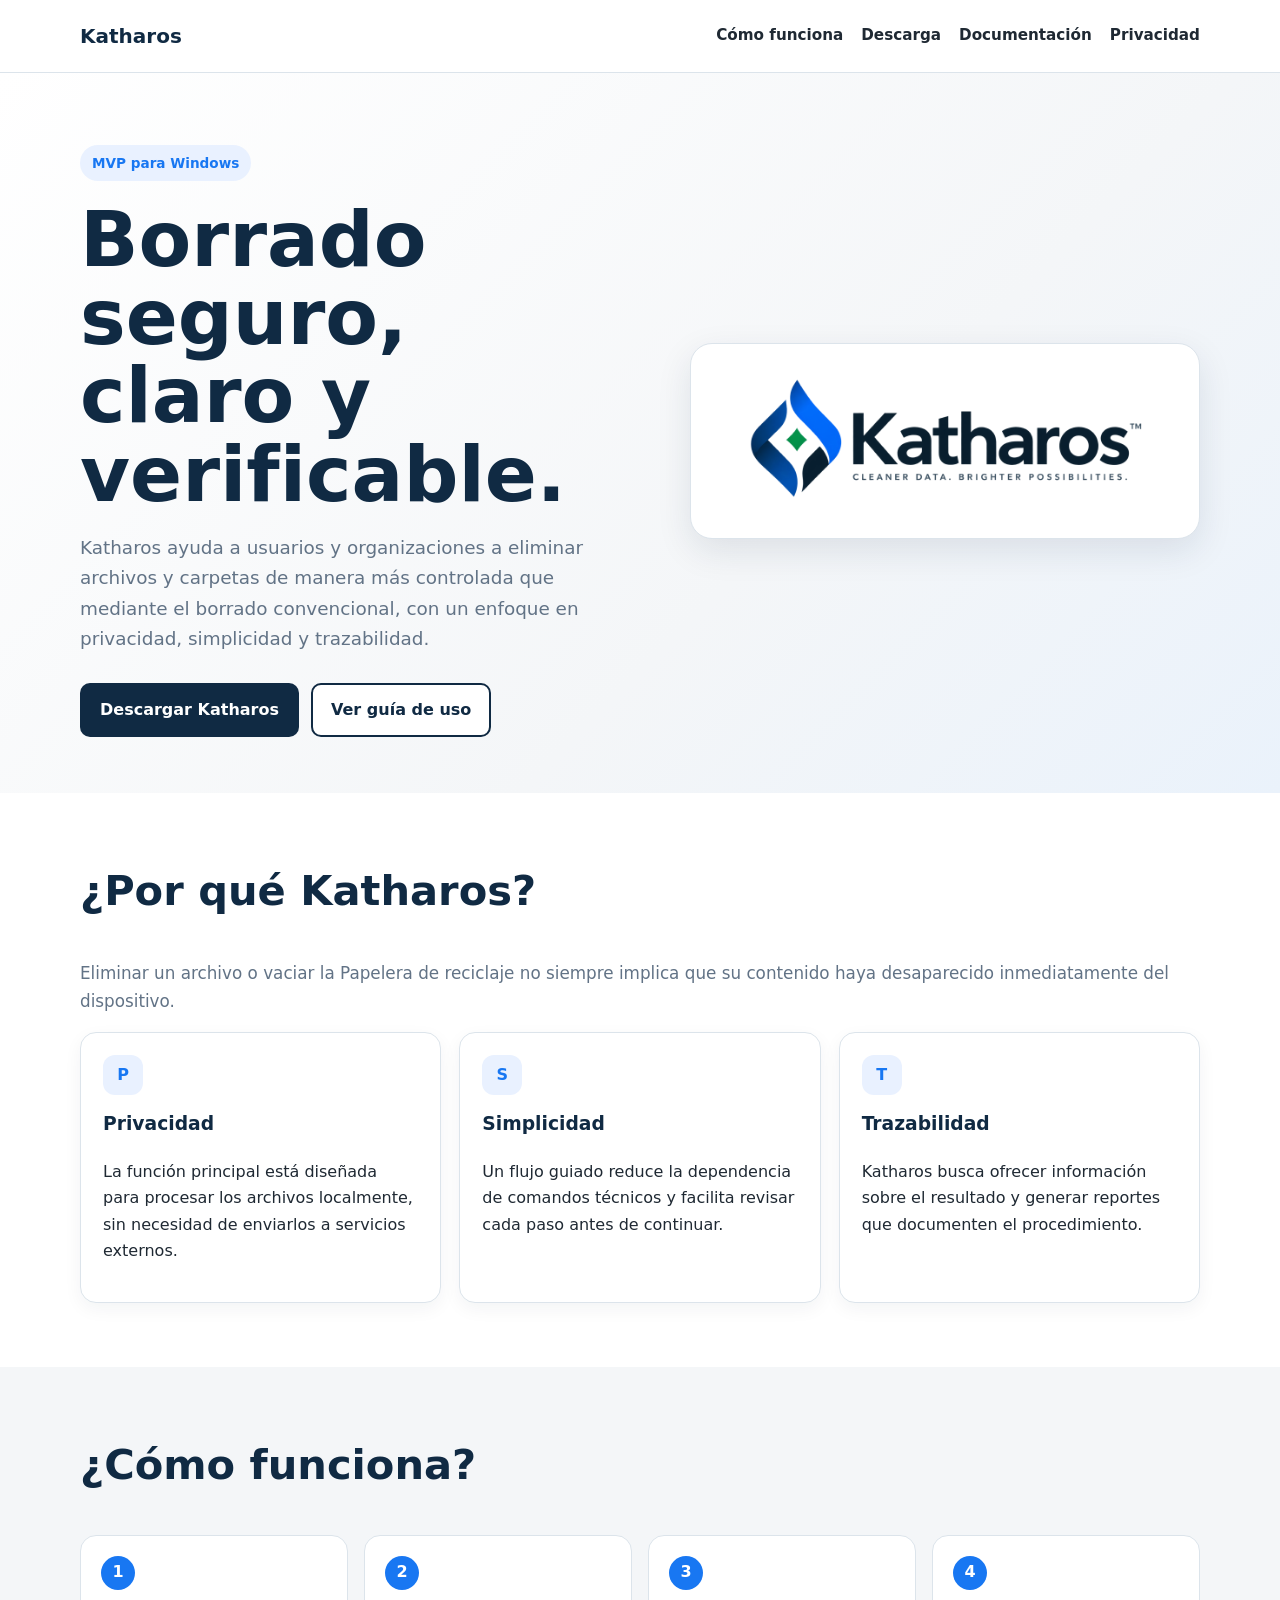
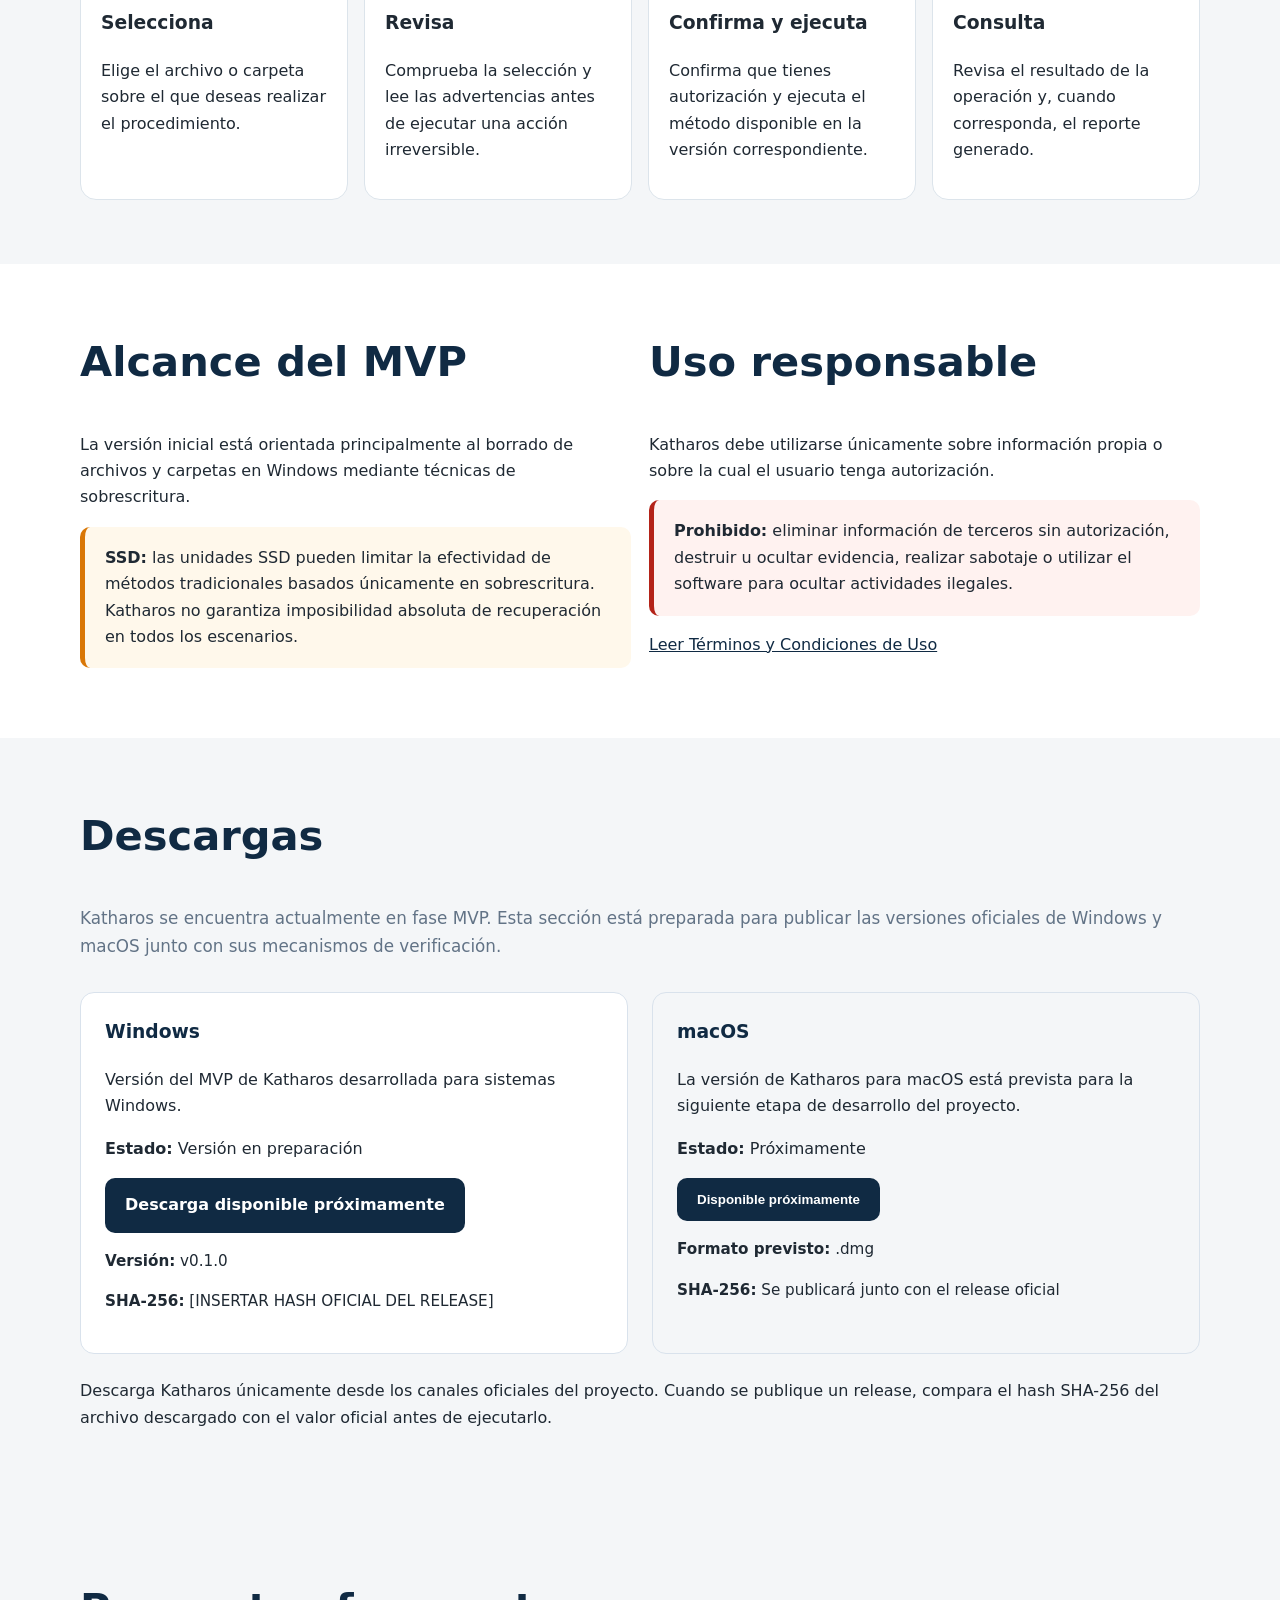
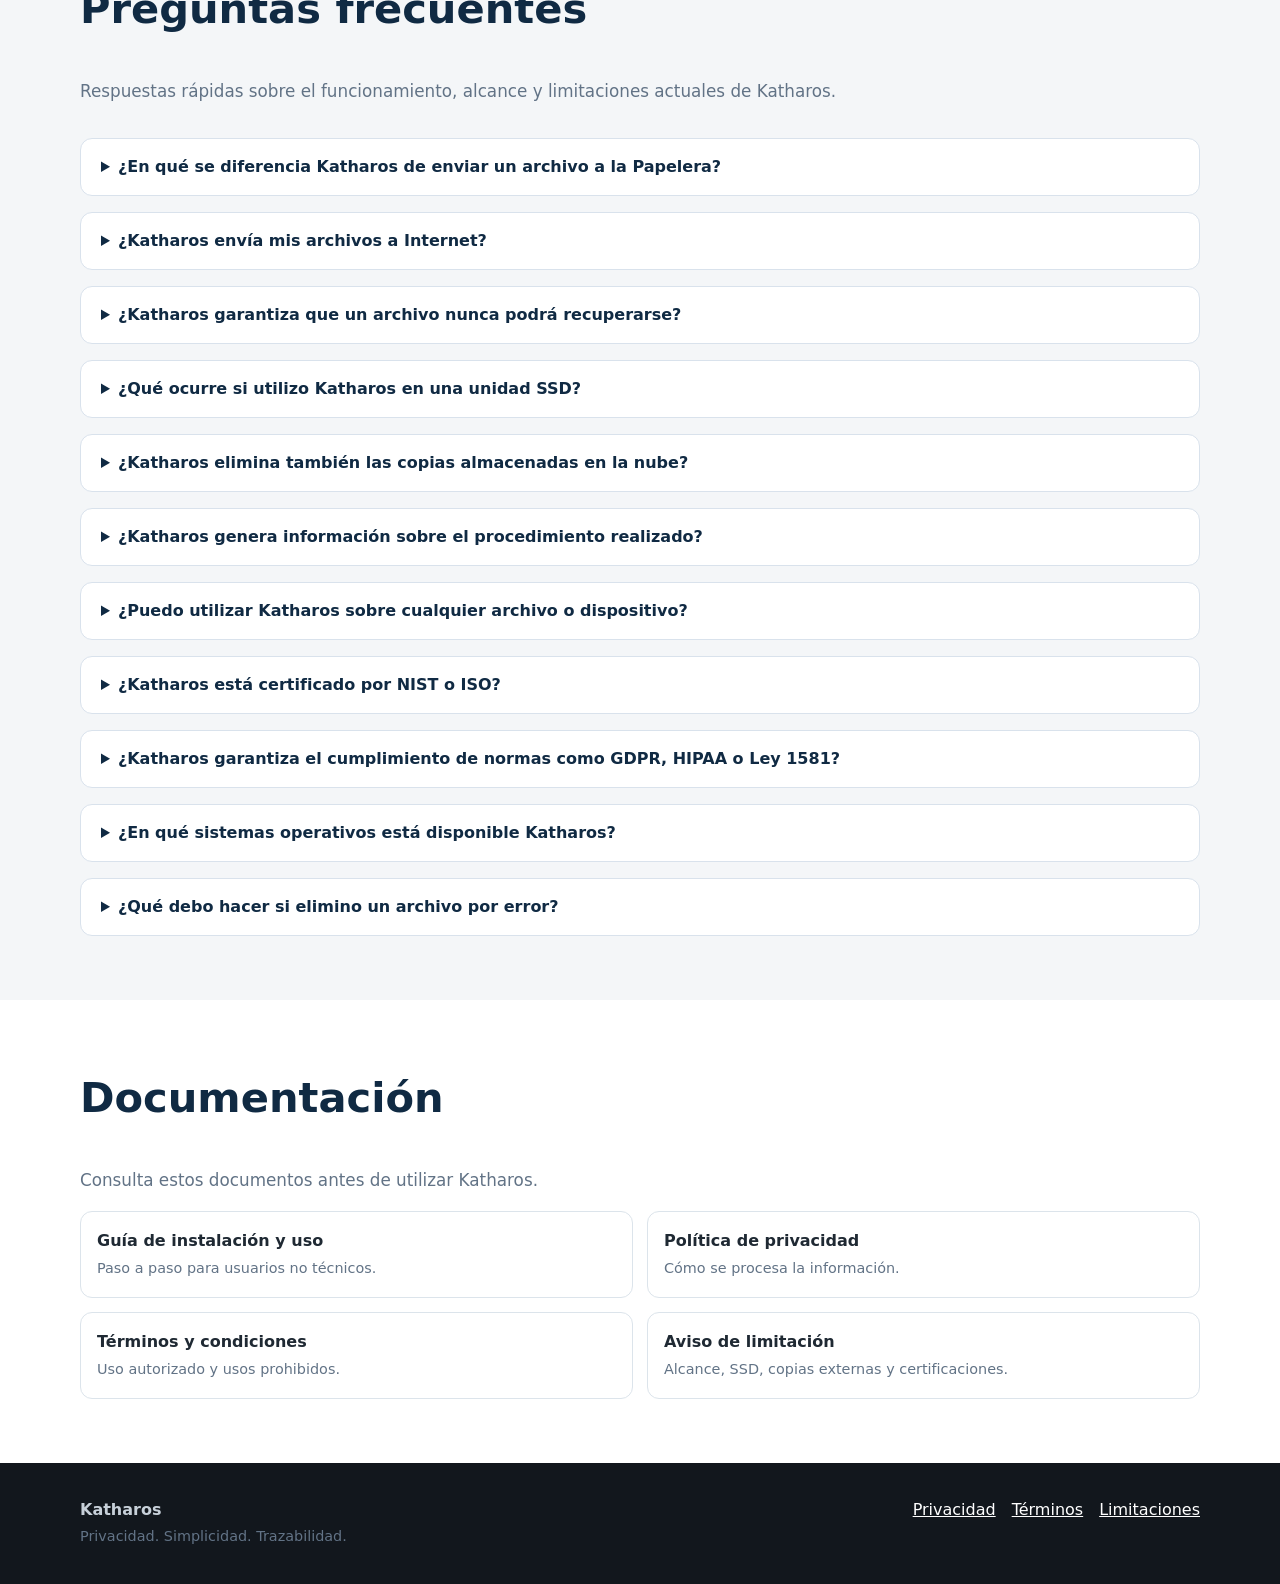
<file: index.html>
<!doctype html>
<html lang="es">
<head>
  <meta charset="utf-8">
    <meta name="viewport" content="width=device-width, initial-scale=1">

    <meta name="description" content="Katharos: borrado seguro, claro y verificable para Windows.">

    <title>Katharos | Borrado seguro, claro y verificable</title>

    <meta property="og:title" content="Katharos | Borrado seguro, claro y verificable">
    <meta property="og:description" content="Katharos ayuda a usuarios y organizaciones a eliminar archivos y carpetas de manera más controlada, con un enfoque en privacidad, simplicidad y trazabilidad.">
    <meta property="og:type" content="website">
    <meta property="og:image" content="katharos-brand.png.png">

    <link rel="icon" type="image/png" href="katharos-brand.png.png">
    <link rel="stylesheet" href="styles.css">
</head>
<body>
<a class="skip-link" href="#contenido">Saltar al contenido</a>
<header>
  <div class="container nav">
    <a class="brand" href="index.html">Katharos</a>
    <nav class="nav-links" aria-label="Navegación principal">
      <a href="#como-funciona">Cómo funciona</a>
      <a href="#descarga">Descarga</a>
      <a href="#documentacion">Documentación</a>
      <a href="privacy.html">Privacidad</a>
    </nav>
  </div>
</header>
<main id="contenido">
  <section class="hero">
    <div class="container hero-grid">
      <div>
        <span class="eyebrow">MVP para Windows</span>
        <h1>Borrado seguro, claro y verificable.</h1>
        <p>Katharos ayuda a usuarios y organizaciones a eliminar archivos y carpetas de manera más controlada que mediante el borrado convencional, con un enfoque en privacidad, simplicidad y trazabilidad.</p>
        <div class="actions">
          <a class="btn btn-primary" href="#descarga">Descargar Katharos</a>
          <a class="btn btn-secondary" href="guide.html">Ver guía de uso</a>
        </div>
      </div>
      <div class="hero-card">
        <img src="katharos-brand.png.png" alt="Identidad visual de Katharos y paleta de colores de la marca">
      </div>
    </div>
  </section>

  <section>
    <div class="container">
      <h2>¿Por qué Katharos?</h2>
      <p class="lead">Eliminar un archivo o vaciar la Papelera de reciclaje no siempre implica que su contenido haya desaparecido inmediatamente del dispositivo.</p>
      <div class="grid-3">
        <article class="card"><div class="icon">P</div><h3>Privacidad</h3><p>La función principal está diseñada para procesar los archivos localmente, sin necesidad de enviarlos a servicios externos.</p></article>
        <article class="card"><div class="icon">S</div><h3>Simplicidad</h3><p>Un flujo guiado reduce la dependencia de comandos técnicos y facilita revisar cada paso antes de continuar.</p></article>
        <article class="card"><div class="icon">T</div><h3>Trazabilidad</h3><p>Katharos busca ofrecer información sobre el resultado y generar reportes que documenten el procedimiento.</p></article>
      </div>
    </div>
  </section>

  <section id="como-funciona" class="section-alt">
    <div class="container">
      <h2>¿Cómo funciona?</h2>
      <div class="steps">
        <div class="step"><h3>Selecciona</h3><p>Elige el archivo o carpeta sobre el que deseas realizar el procedimiento.</p></div>
        <div class="step"><h3>Revisa</h3><p>Comprueba la selección y lee las advertencias antes de ejecutar una acción irreversible.</p></div>
        <div class="step"><h3>Confirma y ejecuta</h3><p>Confirma que tienes autorización y ejecuta el método disponible en la versión correspondiente.</p></div>
        <div class="step"><h3>Consulta</h3><p>Revisa el resultado de la operación y, cuando corresponda, el reporte generado.</p></div>
      </div>
    </div>
  </section>

  <section>
    <div class="container grid-2">
      <div>
        <h2>Alcance del MVP</h2>
        <p>La versión inicial está orientada principalmente al borrado de archivos y carpetas en Windows mediante técnicas de sobrescritura.</p>
        <div class="notice warning"><strong>SSD:</strong> las unidades SSD pueden limitar la efectividad de métodos tradicionales basados únicamente en sobrescritura. Katharos no garantiza imposibilidad absoluta de recuperación en todos los escenarios.</div>
      </div>
      <div>
        <h2>Uso responsable</h2>
        <p>Katharos debe utilizarse únicamente sobre información propia o sobre la cual el usuario tenga autorización.</p>
        <div class="notice danger"><strong>Prohibido:</strong> eliminar información de terceros sin autorización, destruir u ocultar evidencia, realizar sabotaje o utilizar el software para ocultar actividades ilegales.</div>
        <p><a href="terms.html">Leer Términos y Condiciones de Uso</a></p>
      </div>
    </div>
  </section>

  <section id="descarga" class="section-alt">
  <div class="container">

    <h2>Descargas</h2>

    <p class="lead">
      Katharos se encuentra actualmente en fase MVP. Esta sección está preparada para publicar las versiones oficiales de Windows y macOS junto con sus mecanismos de verificación.
    </p>

    <div class="download-grid">

      <article class="download-card">
        <h3>Windows</h3>

        <p>
          Versión del MVP de Katharos desarrollada para sistemas Windows.
        </p>

        <p>
          <strong>Estado:</strong> Versión en preparación
        </p>

        <a class="btn btn-primary" href="#" aria-disabled="true" onclick="return false;">
          Descarga disponible próximamente
        </a>

        <div class="download-meta">
          <p><strong>Versión:</strong> v0.1.0</p>
          <p><strong>SHA-256:</strong> [INSERTAR HASH OFICIAL DEL RELEASE]</p>
        </div>
      </article>

      <article class="download-card upcoming">
        <h3>macOS</h3>

        <p>
          La versión de Katharos para macOS está prevista para la siguiente etapa de desarrollo del proyecto.
        </p>

        <p>
          <strong>Estado:</strong> Próximamente
        </p>

        <button class="btn btn-primary" type="button" disabled>
          Disponible próximamente
        </button>

        <div class="download-meta">
          <p><strong>Formato previsto:</strong> .dmg</p>
          <p><strong>SHA-256:</strong> Se publicará junto con el release oficial</p>
        </div>
      </article>

    </div>

    <p class="download-note">
      Descarga Katharos únicamente desde los canales oficiales del proyecto. Cuando se publique un release, compara el hash SHA-256 del archivo descargado con el valor oficial antes de ejecutarlo.
    </p>

  </div>
</section>
<section id="faq" class="section-alt">
  <div class="container">

    <h2>Preguntas frecuentes</h2>

    <p class="lead">
      Respuestas rápidas sobre el funcionamiento, alcance y limitaciones actuales de Katharos.
    </p>

    <div class="faq-list">

      <details>
        <summary>¿En qué se diferencia Katharos de enviar un archivo a la Papelera?</summary>
        <p>
          El borrado convencional puede eliminar la referencia visible de un archivo sin garantizar
          que sus datos desaparezcan inmediatamente del dispositivo. Katharos busca realizar un
          procedimiento más controlado mediante técnicas de sobrescritura y proporcionar información
          sobre la operación realizada.
        </p>
      </details>

      <details>
        <summary>¿Katharos envía mis archivos a Internet?</summary>
        <p>
          La función principal del MVP está diseñada para procesar los archivos localmente en el
          dispositivo, sin necesidad de cargar su contenido a servidores externos para realizar
          el procedimiento de borrado.
        </p>
      </details>

      <details>
        <summary>¿Katharos garantiza que un archivo nunca podrá recuperarse?</summary>
        <p>
          No. Katharos no afirma que los datos sean imposibles de recuperar bajo cualquier
          circunstancia. Los resultados pueden variar según el tipo de almacenamiento, el sistema
          de archivos, el hardware y la existencia de otras copias de la información.
        </p>
      </details>

      <details>
        <summary>¿Qué ocurre si utilizo Katharos en una unidad SSD?</summary>
        <p>
          Las unidades SSD utilizan mecanismos internos de administración de almacenamiento que
          pueden limitar la efectividad de los métodos tradicionales basados únicamente en
          sobrescritura. Por esta razón, Katharos no garantiza una eliminación irreversible en
          todos los escenarios relacionados con unidades SSD.
        </p>
      </details>

      <details>
        <summary>¿Katharos elimina también las copias almacenadas en la nube?</summary>
        <p>
          No. Katharos actúa sobre los elementos seleccionados en el entorno donde se ejecuta.
          Las copias existentes en servicios de almacenamiento en la nube, backups, otros
          dispositivos o sistemas de sincronización deben gestionarse de manera independiente.
        </p>
      </details>

      <details>
        <summary>¿Katharos genera información sobre el procedimiento realizado?</summary>
        <p>
          Katharos puede generar información y reportes relacionados con la operación realizada,
          permitiendo al usuario consultar posteriormente el resultado del procedimiento.
        </p>
      </details>

      <details>
        <summary>¿Puedo utilizar Katharos sobre cualquier archivo o dispositivo?</summary>
        <p>
          Katharos debe utilizarse únicamente sobre archivos, dispositivos o información propios
          o sobre los cuales el usuario cuente con autorización. No debe utilizarse para eliminar
          información de terceros sin autorización, destruir evidencia, ocultar actividades
          ilegales o realizar acciones no autorizadas.
        </p>
      </details>

      <details>
        <summary>¿Katharos está certificado por NIST o ISO?</summary>
        <p>
          No. Katharos no debe presentarse como certificado por NIST, ISO u otra entidad mientras
          no exista una certificación formal y verificable que respalde dicha afirmación.
        </p>
      </details>

      <details>
        <summary>¿Katharos garantiza el cumplimiento de normas como GDPR, HIPAA o Ley 1581?</summary>
        <p>
          No. El uso de Katharos no implica por sí mismo el cumplimiento automático de leyes,
          normas o estándares específicos. Cada usuario u organización debe evaluar sus propias
          obligaciones legales y regulatorias.
        </p>
      </details>

      <details>
        <summary>¿En qué sistemas operativos está disponible Katharos?</summary>
        <p>
          El MVP actual está orientado a Windows. El proyecto contempla preparar una versión para
          macOS en una etapa posterior del desarrollo.
        </p>
      </details>

      <details>
        <summary>¿Qué debo hacer si elimino un archivo por error?</summary>
        <p>
          Algunas operaciones realizadas con Katharos pueden ser irreversibles. Por esta razón,
          el usuario debe revisar cuidadosamente los archivos o carpetas seleccionados antes de
          confirmar el procedimiento.
        </p>
      </details>

    </div>

  </div>
</section>
  <section id="documentacion">
    <div class="container">
      <h2>Documentación</h2>
      <p class="lead">Consulta estos documentos antes de utilizar Katharos.</p>
      <div class="doc-list">
        <a class="doc-link" href="guide.html"><strong>Guía de instalación y uso</strong><br><span class="small">Paso a paso para usuarios no técnicos.</span></a>
        <a class="doc-link" href="privacy.html"><strong>Política de privacidad</strong><br><span class="small">Cómo se procesa la información.</span></a>
        <a class="doc-link" href="terms.html"><strong>Términos y condiciones</strong><br><span class="small">Uso autorizado y usos prohibidos.</span></a>
        <a class="doc-link" href="disclaimer.html"><strong>Aviso de limitación</strong><br><span class="small">Alcance, SSD, copias externas y certificaciones.</span></a>
      </div>
    </div>
  </section>
</main>
<footer>
  <div class="container footer-grid">
    <div><strong>Katharos</strong><br><span class="small">Privacidad. Simplicidad. Trazabilidad.</span></div>
    <div class="footer-links"><a href="privacy.html">Privacidad</a><a href="terms.html">Términos</a><a href="disclaimer.html">Limitaciones</a></div>
  </div>
</footer>
</body>
</html>
</file>
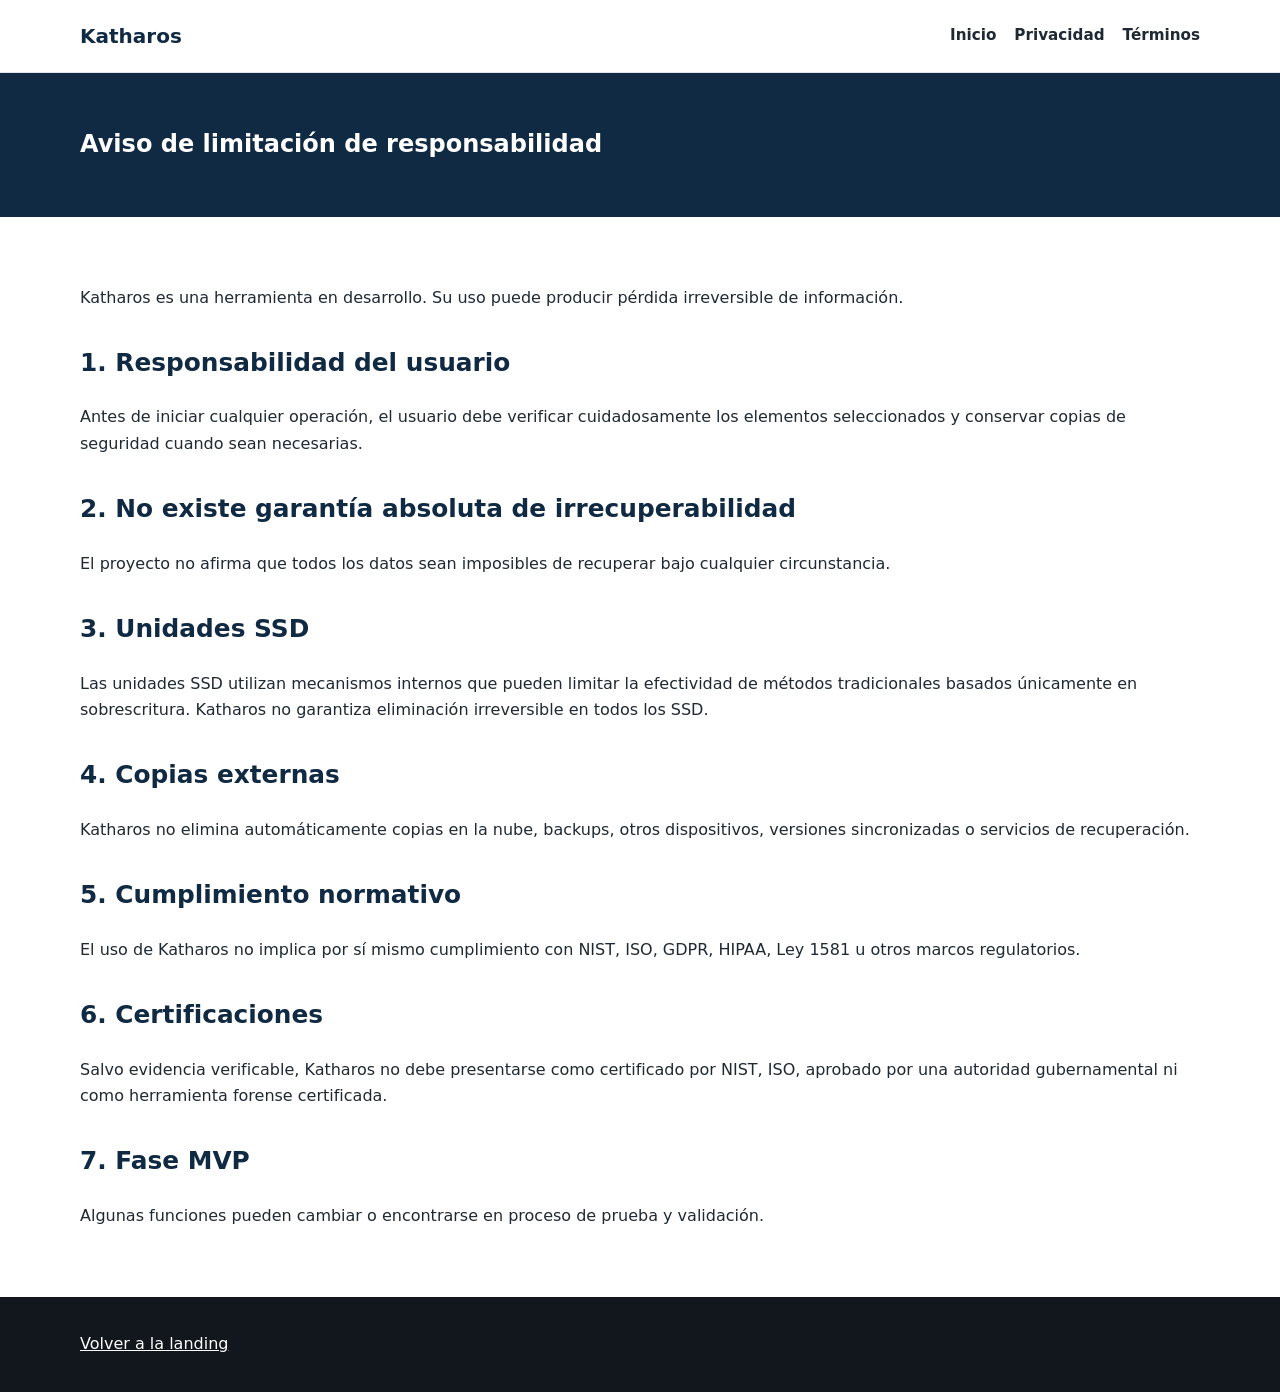
<file: disclaimer.html>
<!doctype html><html lang="es"><head><meta charset="utf-8">
    <meta name="viewport" content="width=device-width, initial-scale=1">

    <meta name="description" content="Aviso de limitación de responsabilidad de Katharos, incluyendo sus limitaciones técnicas, responsabilidades del usuario y alcance del MVP.">

    <title>Aviso de limitación de responsabilidad | Katharos</title>

    <meta property="og:title" content="Aviso de limitación de responsabilidad | Katharos">
    <meta property="og:description" content="Conoce las limitaciones técnicas de Katharos, las responsabilidades del usuario y el alcance actual del MVP.">
    <meta property="og:type" content="website">
    <meta property="og:image" content="katharos-brand.png.png">

    <link rel="icon" type="image/png" href="katharos-brand.png.png">
    <link rel="stylesheet" href="styles.css"></head><body>
<header><div class="container nav"><a class="brand" href="index.html">Katharos</a><nav class="nav-links"><a href="index.html">Inicio</a><a href="privacy.html">Privacidad</a><a href="terms.html">Términos</a></nav></div></header>
<section class="page-hero"><div class="container"><h1>Aviso de limitación de responsabilidad</h1></div></section>
<main class="container page-content">
<p>Katharos es una herramienta en desarrollo. Su uso puede producir pérdida irreversible de información.</p>
<h2>1. Responsabilidad del usuario</h2><p>Antes de iniciar cualquier operación, el usuario debe verificar cuidadosamente los elementos seleccionados y conservar copias de seguridad cuando sean necesarias.</p>
<h2>2. No existe garantía absoluta de irrecuperabilidad</h2><p>El proyecto no afirma que todos los datos sean imposibles de recuperar bajo cualquier circunstancia.</p>
<h2>3. Unidades SSD</h2><p>Las unidades SSD utilizan mecanismos internos que pueden limitar la efectividad de métodos tradicionales basados únicamente en sobrescritura. Katharos no garantiza eliminación irreversible en todos los SSD.</p>
<h2>4. Copias externas</h2><p>Katharos no elimina automáticamente copias en la nube, backups, otros dispositivos, versiones sincronizadas o servicios de recuperación.</p>
<h2>5. Cumplimiento normativo</h2><p>El uso de Katharos no implica por sí mismo cumplimiento con NIST, ISO, GDPR, HIPAA, Ley 1581 u otros marcos regulatorios.</p>
<h2>6. Certificaciones</h2><p>Salvo evidencia verificable, Katharos no debe presentarse como certificado por NIST, ISO, aprobado por una autoridad gubernamental ni como herramienta forense certificada.</p>
<h2>7. Fase MVP</h2><p>Algunas funciones pueden cambiar o encontrarse en proceso de prueba y validación.</p>
</main><footer><div class="container"><a href="index.html" style="color:white">Volver a la landing</a></div></footer></body></html>
</file>
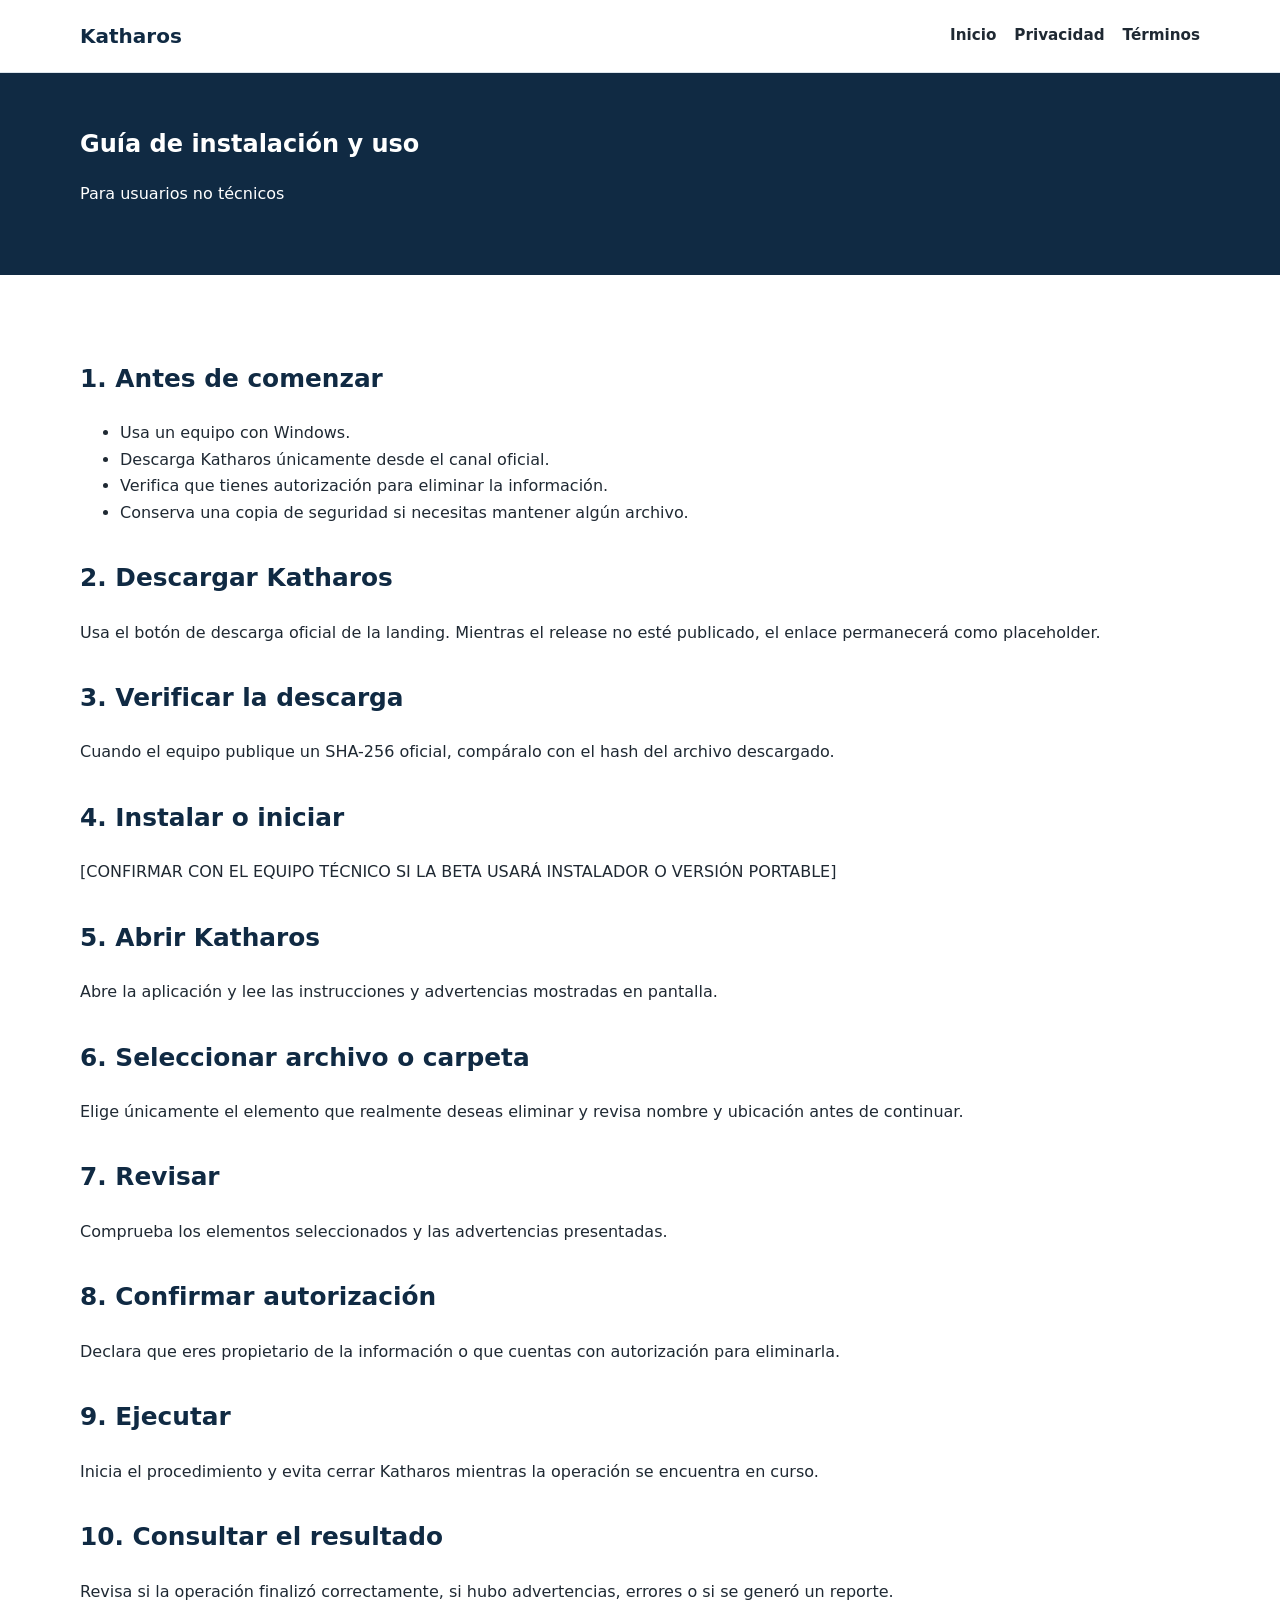
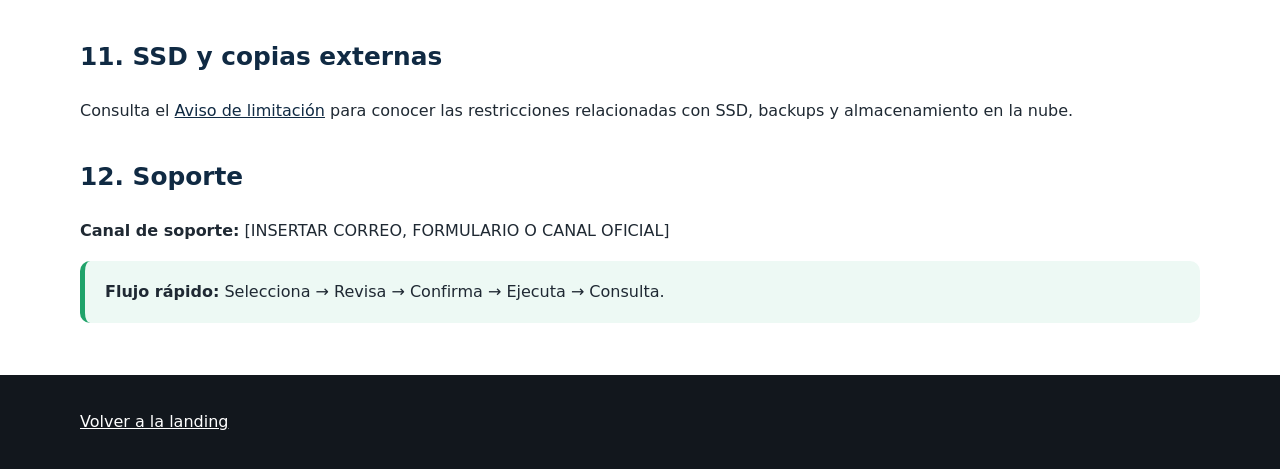
<file: guide.html>
<!doctype html><html lang="es"><head><meta charset="utf-8"><meta name="viewport" content="width=device-width,initial-scale=1"><title>Guía de uso | Katharos</title><link rel="stylesheet" href="styles.css"></head><body>
<header><div class="container nav"><a class="brand" href="index.html">Katharos</a><nav class="nav-links"><a href="index.html">Inicio</a><a href="privacy.html">Privacidad</a><a href="terms.html">Términos</a></nav></div></header>
<section class="page-hero"><div class="container"><h1>Guía de instalación y uso</h1><p>Para usuarios no técnicos</p></div></section>
<main class="container page-content">
<h2>1. Antes de comenzar</h2><ul><li>Usa un equipo con Windows.</li><li>Descarga Katharos únicamente desde el canal oficial.</li><li>Verifica que tienes autorización para eliminar la información.</li><li>Conserva una copia de seguridad si necesitas mantener algún archivo.</li></ul>
<h2>2. Descargar Katharos</h2><p>Usa el botón de descarga oficial de la landing. Mientras el release no esté publicado, el enlace permanecerá como placeholder.</p>
<h2>3. Verificar la descarga</h2><p>Cuando el equipo publique un SHA-256 oficial, compáralo con el hash del archivo descargado.</p>
<h2>4. Instalar o iniciar</h2><p>[CONFIRMAR CON EL EQUIPO TÉCNICO SI LA BETA USARÁ INSTALADOR O VERSIÓN PORTABLE]</p>
<h2>5. Abrir Katharos</h2><p>Abre la aplicación y lee las instrucciones y advertencias mostradas en pantalla.</p>
<h2>6. Seleccionar archivo o carpeta</h2><p>Elige únicamente el elemento que realmente deseas eliminar y revisa nombre y ubicación antes de continuar.</p>
<h2>7. Revisar</h2><p>Comprueba los elementos seleccionados y las advertencias presentadas.</p>
<h2>8. Confirmar autorización</h2><p>Declara que eres propietario de la información o que cuentas con autorización para eliminarla.</p>
<h2>9. Ejecutar</h2><p>Inicia el procedimiento y evita cerrar Katharos mientras la operación se encuentra en curso.</p>
<h2>10. Consultar el resultado</h2><p>Revisa si la operación finalizó correctamente, si hubo advertencias, errores o si se generó un reporte.</p>
<h2>11. SSD y copias externas</h2><p>Consulta el <a href="disclaimer.html">Aviso de limitación</a> para conocer las restricciones relacionadas con SSD, backups y almacenamiento en la nube.</p>
<h2>12. Soporte</h2><p><strong>Canal de soporte:</strong> [INSERTAR CORREO, FORMULARIO O CANAL OFICIAL]</p>
<div class="notice"><strong>Flujo rápido:</strong> Selecciona → Revisa → Confirma → Ejecuta → Consulta.</div>
</main><footer><div class="container"><a href="index.html" style="color:white">Volver a la landing</a></div></footer></body></html>
</file>
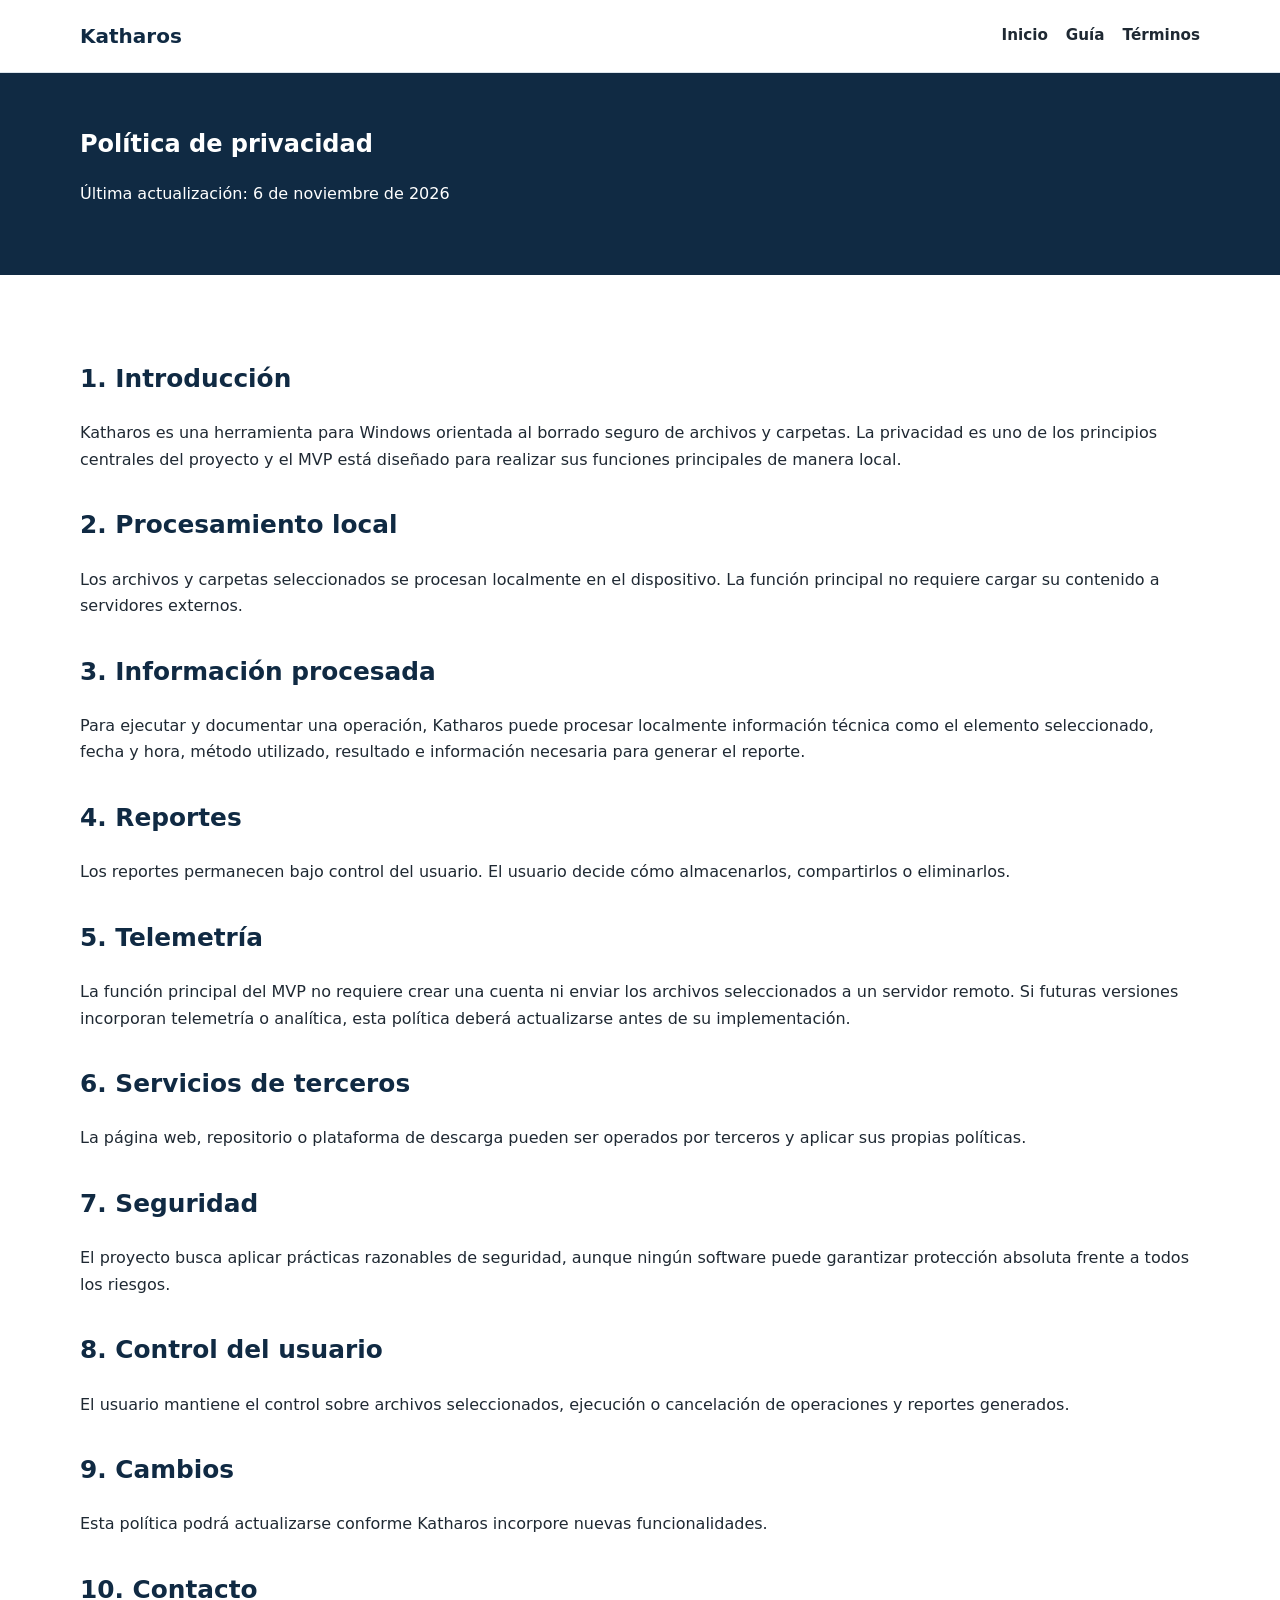
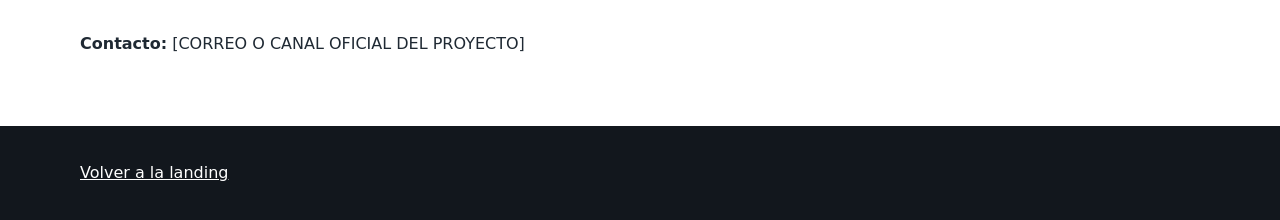
<file: privacy.html>
<!doctype html><html lang="es"><head><meta charset="utf-8"><meta name="viewport" content="width=device-width,initial-scale=1"><title>Política de privacidad | Katharos</title><link rel="stylesheet" href="styles.css"></head><body>
<header><div class="container nav"><a class="brand" href="index.html">Katharos</a><nav class="nav-links"><a href="index.html">Inicio</a><a href="guide.html">Guía</a><a href="terms.html">Términos</a></nav></div></header>
<section class="page-hero"><div class="container"><h1>Política de privacidad</h1><p>Última actualización: 6 de noviembre de 2026</p></div></section>
<main class="container page-content">
<h2>1. Introducción</h2><p>Katharos es una herramienta para Windows orientada al borrado seguro de archivos y carpetas. La privacidad es uno de los principios centrales del proyecto y el MVP está diseñado para realizar sus funciones principales de manera local.</p>
<h2>2. Procesamiento local</h2><p>Los archivos y carpetas seleccionados se procesan localmente en el dispositivo. La función principal no requiere cargar su contenido a servidores externos.</p>
<h2>3. Información procesada</h2><p>Para ejecutar y documentar una operación, Katharos puede procesar localmente información técnica como el elemento seleccionado, fecha y hora, método utilizado, resultado e información necesaria para generar el reporte.</p>
<h2>4. Reportes</h2><p>Los reportes permanecen bajo control del usuario. El usuario decide cómo almacenarlos, compartirlos o eliminarlos.</p>
<h2>5. Telemetría</h2><p>La función principal del MVP no requiere crear una cuenta ni enviar los archivos seleccionados a un servidor remoto. Si futuras versiones incorporan telemetría o analítica, esta política deberá actualizarse antes de su implementación.</p>
<h2>6. Servicios de terceros</h2><p>La página web, repositorio o plataforma de descarga pueden ser operados por terceros y aplicar sus propias políticas.</p>
<h2>7. Seguridad</h2><p>El proyecto busca aplicar prácticas razonables de seguridad, aunque ningún software puede garantizar protección absoluta frente a todos los riesgos.</p>
<h2>8. Control del usuario</h2><p>El usuario mantiene el control sobre archivos seleccionados, ejecución o cancelación de operaciones y reportes generados.</p>
<h2>9. Cambios</h2><p>Esta política podrá actualizarse conforme Katharos incorpore nuevas funcionalidades.</p>
<h2>10. Contacto</h2><p><strong>Contacto:</strong> [CORREO O CANAL OFICIAL DEL PROYECTO]</p>
</main><footer><div class="container"><a href="index.html" style="color:white">Volver a la landing</a></div></footer></body></html>
</file>
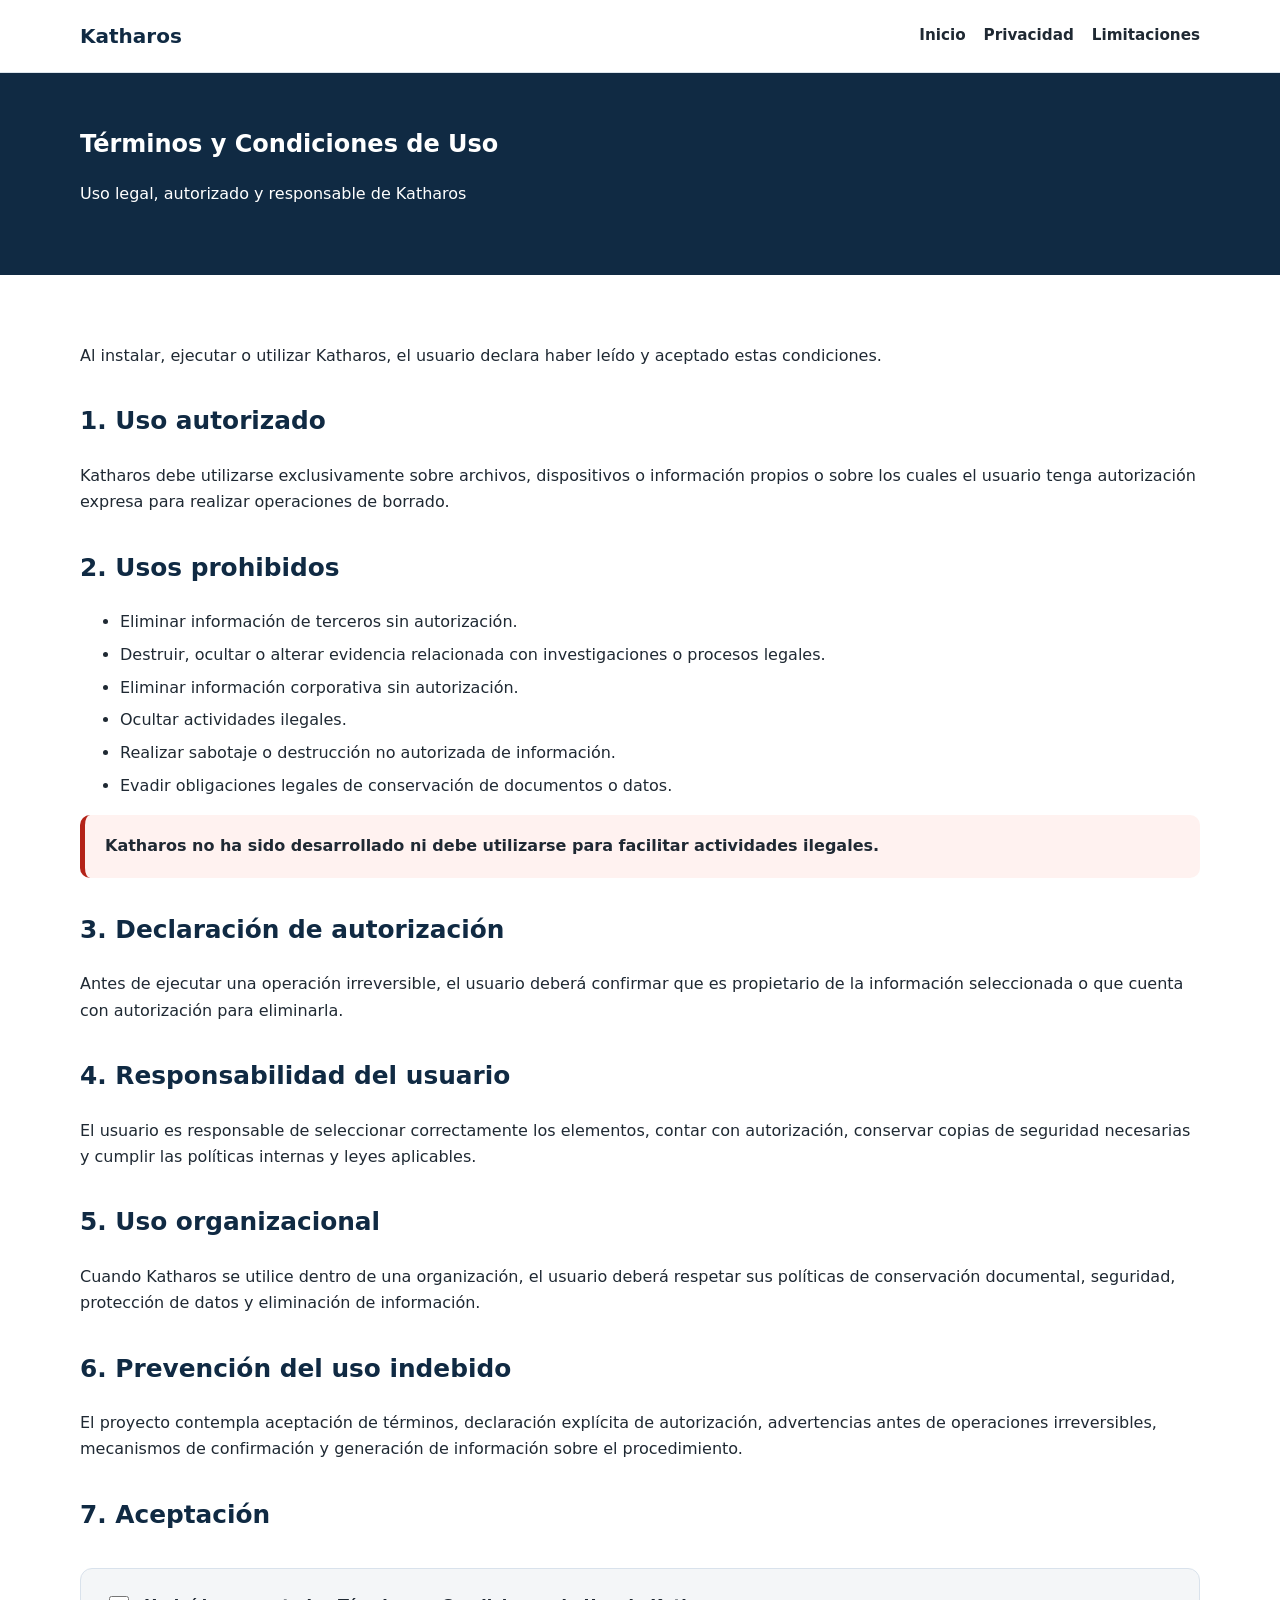
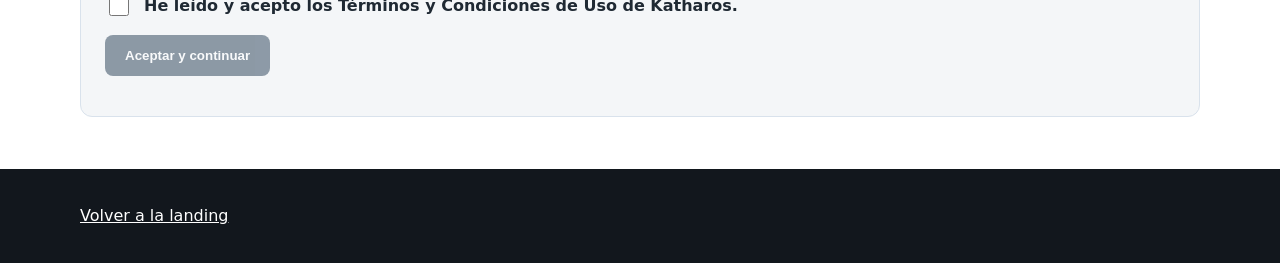
<file: terms.html>
<!doctype html><html lang="es"><head>
    <meta charset="utf-8">
    <meta name="viewport" content="width=device-width, initial-scale=1">

    <meta name="description" content="Términos y Condiciones de Uso de Katharos para un uso legal, autorizado y responsable del software.">

    <title>Términos y Condiciones | Katharos</title>

    <meta property="og:title" content="Términos y Condiciones | Katharos">
    <meta property="og:description" content="Consulta las condiciones de uso autorizado, responsabilidades y usos prohibidos de Katharos.">
    <meta property="og:type" content="website">
    <meta property="og:image" content="katharos-brand.png.png">

    <link rel="icon" type="image/png" href="katharos-brand.png.png">
    <link rel="stylesheet" href="styles.css">
</head><body>
<header><div class="container nav"><a class="brand" href="index.html">Katharos</a><nav class="nav-links"><a href="index.html">Inicio</a><a href="privacy.html">Privacidad</a><a href="disclaimer.html">Limitaciones</a></nav></div></header>
<section class="page-hero"><div class="container"><h1>Términos y Condiciones de Uso</h1><p>Uso legal, autorizado y responsable de Katharos</p></div></section>
<main class="container page-content">
<p>Al instalar, ejecutar o utilizar Katharos, el usuario declara haber leído y aceptado estas condiciones.</p>
<h2>1. Uso autorizado</h2><p>Katharos debe utilizarse exclusivamente sobre archivos, dispositivos o información propios o sobre los cuales el usuario tenga autorización expresa para realizar operaciones de borrado.</p>
<h2>2. Usos prohibidos</h2><ul class="checklist"><li>Eliminar información de terceros sin autorización.</li><li>Destruir, ocultar o alterar evidencia relacionada con investigaciones o procesos legales.</li><li>Eliminar información corporativa sin autorización.</li><li>Ocultar actividades ilegales.</li><li>Realizar sabotaje o destrucción no autorizada de información.</li><li>Evadir obligaciones legales de conservación de documentos o datos.</li></ul>
<div class="notice danger"><strong>Katharos no ha sido desarrollado ni debe utilizarse para facilitar actividades ilegales.</strong></div>
<h2>3. Declaración de autorización</h2><p>Antes de ejecutar una operación irreversible, el usuario deberá confirmar que es propietario de la información seleccionada o que cuenta con autorización para eliminarla.</p>
<h2>4. Responsabilidad del usuario</h2><p>El usuario es responsable de seleccionar correctamente los elementos, contar con autorización, conservar copias de seguridad necesarias y cumplir las políticas internas y leyes aplicables.</p>
<h2>5. Uso organizacional</h2><p>Cuando Katharos se utilice dentro de una organización, el usuario deberá respetar sus políticas de conservación documental, seguridad, protección de datos y eliminación de información.</p>
<h2>6. Prevención del uso indebido</h2><p>El proyecto contempla aceptación de términos, declaración explícita de autorización, advertencias antes de operaciones irreversibles, mecanismos de confirmación y generación de información sobre el procedimiento.</p>
<h2>7. Aceptación</h2><div class="terms-acceptance">
  <label for="acceptTerms">
    <input type="checkbox" id="acceptTerms">
    He leído y acepto los Términos y Condiciones de Uso de Katharos.
  </label>

  <button type="button" id="continueButton" disabled>
    Aceptar y continuar
  </button>

  <p id="acceptanceMessage" aria-live="polite"></p>
</div>
</main><footer><div class="container"><a href="index.html" style="color:white">Volver a la landing</a></div></footer><script>
  const checkbox = document.getElementById('acceptTerms');
  const button = document.getElementById('continueButton');
  const message = document.getElementById('acceptanceMessage');

  checkbox.addEventListener('change', function () {
    button.disabled = !checkbox.checked;

    if (!checkbox.checked) {
      message.textContent = '';
    }
  });

  button.addEventListener('click', function () {
    message.textContent = 'Has aceptado los Términos y Condiciones de Uso de Katharos.';
  });
</script></body></html>
</file>
<file: styles.css>
:root{
  --primary:#102A43;
  --secondary:#1877F2;
  --graphite:#12171D;
  --light:#F4F6F8;
  --text:#1F2933;
  --success:#20A36A;
  --white:#ffffff;
  --muted:#627386;
  --border:#dce4eb;
  --shadow:0 12px 35px rgba(16,42,67,.10);
}
*{box-sizing:border-box}
html{scroll-behavior:smooth}
body{margin:0;font-family:Inter,ui-sans-serif,system-ui,-apple-system,BlinkMacSystemFont,"Segoe UI",sans-serif;color:var(--text);background:var(--white);line-height:1.65}
a{color:var(--secondary)}
img{max-width:100%;display:block}
.container{width:min(1120px,calc(100% - 32px));margin-inline:auto}
.skip-link{position:absolute;left:-9999px;top:auto}.skip-link:focus{left:16px;top:16px;background:#fff;padding:10px 14px;z-index:999;border-radius:8px}
header{position:sticky;top:0;z-index:20;background:rgba(255,255,255,.96);border-bottom:1px solid var(--border);backdrop-filter:blur(10px)}
.nav{display:flex;align-items:center;justify-content:space-between;min-height:72px;gap:20px}.brand{font-weight:800;font-size:1.25rem;color:var(--primary);text-decoration:none}.nav-links{display:flex;gap:18px;flex-wrap:wrap}.nav-links a{text-decoration:none;color:var(--text);font-weight:600;font-size:.95rem}.nav-links a:hover,.nav-links a:focus{color:var(--secondary)}
.hero{background:linear-gradient(135deg,#fff 0%,var(--light) 62%,#eaf2fb 100%);padding:72px 0 56px}.hero-grid{display:grid;grid-template-columns:1.05fr .95fr;gap:46px;align-items:center}.eyebrow{display:inline-flex;align-items:center;gap:8px;background:#e9f1ff;color:var(--secondary);font-weight:800;border-radius:999px;padding:7px 12px;font-size:.85rem}.hero h1{font-size:clamp(2.4rem,6vw,4.8rem);line-height:1.02;margin:.25em 0;color:var(--primary)}.hero p{font-size:1.15rem;color:var(--muted);max-width:680px}.actions{display:flex;gap:12px;flex-wrap:wrap;margin-top:28px}.btn{display:inline-flex;align-items:center;justify-content:center;padding:12px 18px;border-radius:10px;text-decoration:none;font-weight:800;border:2px solid transparent}.btn-primary{background:var(--secondary);color:#fff}.btn-primary:hover{filter:brightness(.95)}.btn-secondary{border-color:var(--primary);color:var(--primary);background:#fff}.hero-card{background:#fff;border:1px solid var(--border);border-radius:22px;padding:18px;box-shadow:var(--shadow)}
section{padding:64px 0}.section-alt{background:var(--light)}h2{font-size:clamp(1.8rem,4vw,2.6rem);color:var(--primary);margin-top:0}.lead{color:var(--muted);font-size:1.05rem}.grid-3{display:grid;grid-template-columns:repeat(3,1fr);gap:18px}.grid-2{display:grid;grid-template-columns:repeat(2,1fr);gap:18px}.card{background:#fff;border:1px solid var(--border);border-radius:16px;padding:22px;box-shadow:0 6px 18px rgba(16,42,67,.05)}.card h3{margin-top:0;color:var(--primary)}.icon{width:40px;height:40px;border-radius:12px;background:#e9f1ff;color:var(--secondary);display:grid;place-items:center;font-weight:900;margin-bottom:14px}.steps{counter-reset:step;display:grid;grid-template-columns:repeat(4,1fr);gap:16px}.step{background:#fff;border:1px solid var(--border);border-radius:16px;padding:20px}.step:before{counter-increment:step;content:counter(step);display:grid;place-items:center;width:34px;height:34px;border-radius:50%;background:var(--secondary);color:#fff;font-weight:900;margin-bottom:12px}.notice{border-left:5px solid var(--success);background:#edf9f4;padding:18px 20px;border-radius:10px}.warning{border-left-color:#d97706;background:#fff8eb}.danger{border-left-color:#b42318;background:#fff2f0}.download-box{background:var(--graphite);color:#fff;border-radius:20px;padding:28px}.download-box h2{color:#fff}.hash{font-family:ui-monospace,SFMono-Regular,Menlo,monospace;background:#0c1116;padding:12px;border-radius:8px;overflow:auto;color:#dbeafe}.doc-list{display:grid;grid-template-columns:repeat(2,1fr);gap:14px}.doc-link{display:block;border:1px solid var(--border);border-radius:12px;padding:16px;text-decoration:none;color:var(--text);background:#fff}.doc-link:hover{border-color:var(--secondary);transform:translateY(-1px)}
footer{background:var(--graphite);color:#c7d0d9;padding:34px 0}.footer-grid{display:flex;justify-content:space-between;gap:24px;flex-wrap:wrap}.footer-links{display:flex;gap:16px;flex-wrap:wrap}.footer-links a{color:#fff}.small{font-size:.9rem;color:var(--muted)}
.page-hero{background:var(--primary);color:#fff;padding:52px 0}.page-hero h1{margin:0;color:#fff}.page-content{padding:52px 0}.page-content h2{font-size:1.55rem;margin-top:2rem}.page-content h3{color:var(--primary);margin-top:1.6rem}.checklist li{margin:.4rem 0}
@media(max-width:850px){.hero-grid,.grid-3,.grid-2,.steps,.doc-list{grid-template-columns:1fr}.nav{align-items:flex-start;padding:14px 0}.nav-links{justify-content:flex-end}.hero{padding-top:44px}.hero-card{order:-1}.steps{gap:12px}}
@media(max-width:600px){.nav{flex-direction:column}.nav-links{gap:12px}.hero h1{font-size:2.6rem}section{padding:48px 0}.actions .btn{width:100%}}.terms-acceptance {
  margin-top: 2rem;
  padding: 1.5rem;
  border: 1px solid #d9e2ec;
  border-radius: 12px;
  background: #f4f6f8;
}

.terms-acceptance label {
  display: flex;
  align-items: center;
  gap: 0.75rem;
  font-weight: 600;
  color: #1f2933;
}

.terms-acceptance input[type="checkbox"] {
  width: 20px;
  height: 20px;
  cursor: pointer;
}

.terms-acceptance button {
  margin-top: 1rem;
  padding: 0.8rem 1.25rem;
  border: none;
  border-radius: 8px;
  background: #1877f2;
  color: white;
  font-weight: 600;
  cursor: pointer;
}

.terms-acceptance button:disabled {
  opacity: 0.45;
  cursor: not-allowed;
}

#acceptanceMessage {
  margin-top: 1rem;
  color: #20a36a;
  font-weight: 600;
}.faq-list {
  display: grid;
  gap: 1rem;
  margin-top: 2rem;
}

.faq-list details {
  background: #ffffff;
  border: 1px solid #d9e2ec;
  border-radius: 12px;
  padding: 1rem 1.25rem;
}

.faq-list summary {
  cursor: pointer;
  font-weight: 700;
  color: #102a43;
  line-height: 1.5;
}

.faq-list summary:focus-visible {
  outline: 3px solid #1877f2;
  outline-offset: 4px;
  border-radius: 4px;
}

.faq-list details[open] summary {
  margin-bottom: 0.75rem;
}

.faq-list p {
  margin: 0;
  color: #1f2933;
  line-height: 1.7;
}.download-grid {
  display: grid;
  grid-template-columns: repeat(2, minmax(0, 1fr));
  gap: 1.5rem;
  margin-top: 2rem;
}

.download-card {
  padding: 1.5rem;
  border: 1px solid #d9e2ec;
  border-radius: 14px;
  background: #ffffff;
}

.download-card h3 {
  margin-top: 0;
  color: #102a43;
}

.download-card.upcoming {
  background: #f4f6f8;
}

.download-meta {
  margin-top: 1rem;
  font-size: 0.95rem;
  color: #1f2933;
}

.download-note {
  margin-top: 1.5rem;
  color: #1f2933;
}

@media (max-width: 700px) {
  .download-grid {
    grid-template-columns: 1fr;
  }
}/* Ajustes finales de accesibilidad y contraste */

a {
  color: #102a43;
}

.btn-primary,
.terms-acceptance button {
  background: #102a43;
  color: #ffffff;
}

#acceptanceMessage {
  margin-top: 1rem;
  color: #102a43;
  font-weight: 600;
  border-left: 4px solid #20a36a;
  padding-left: 0.75rem;
}
</file>
